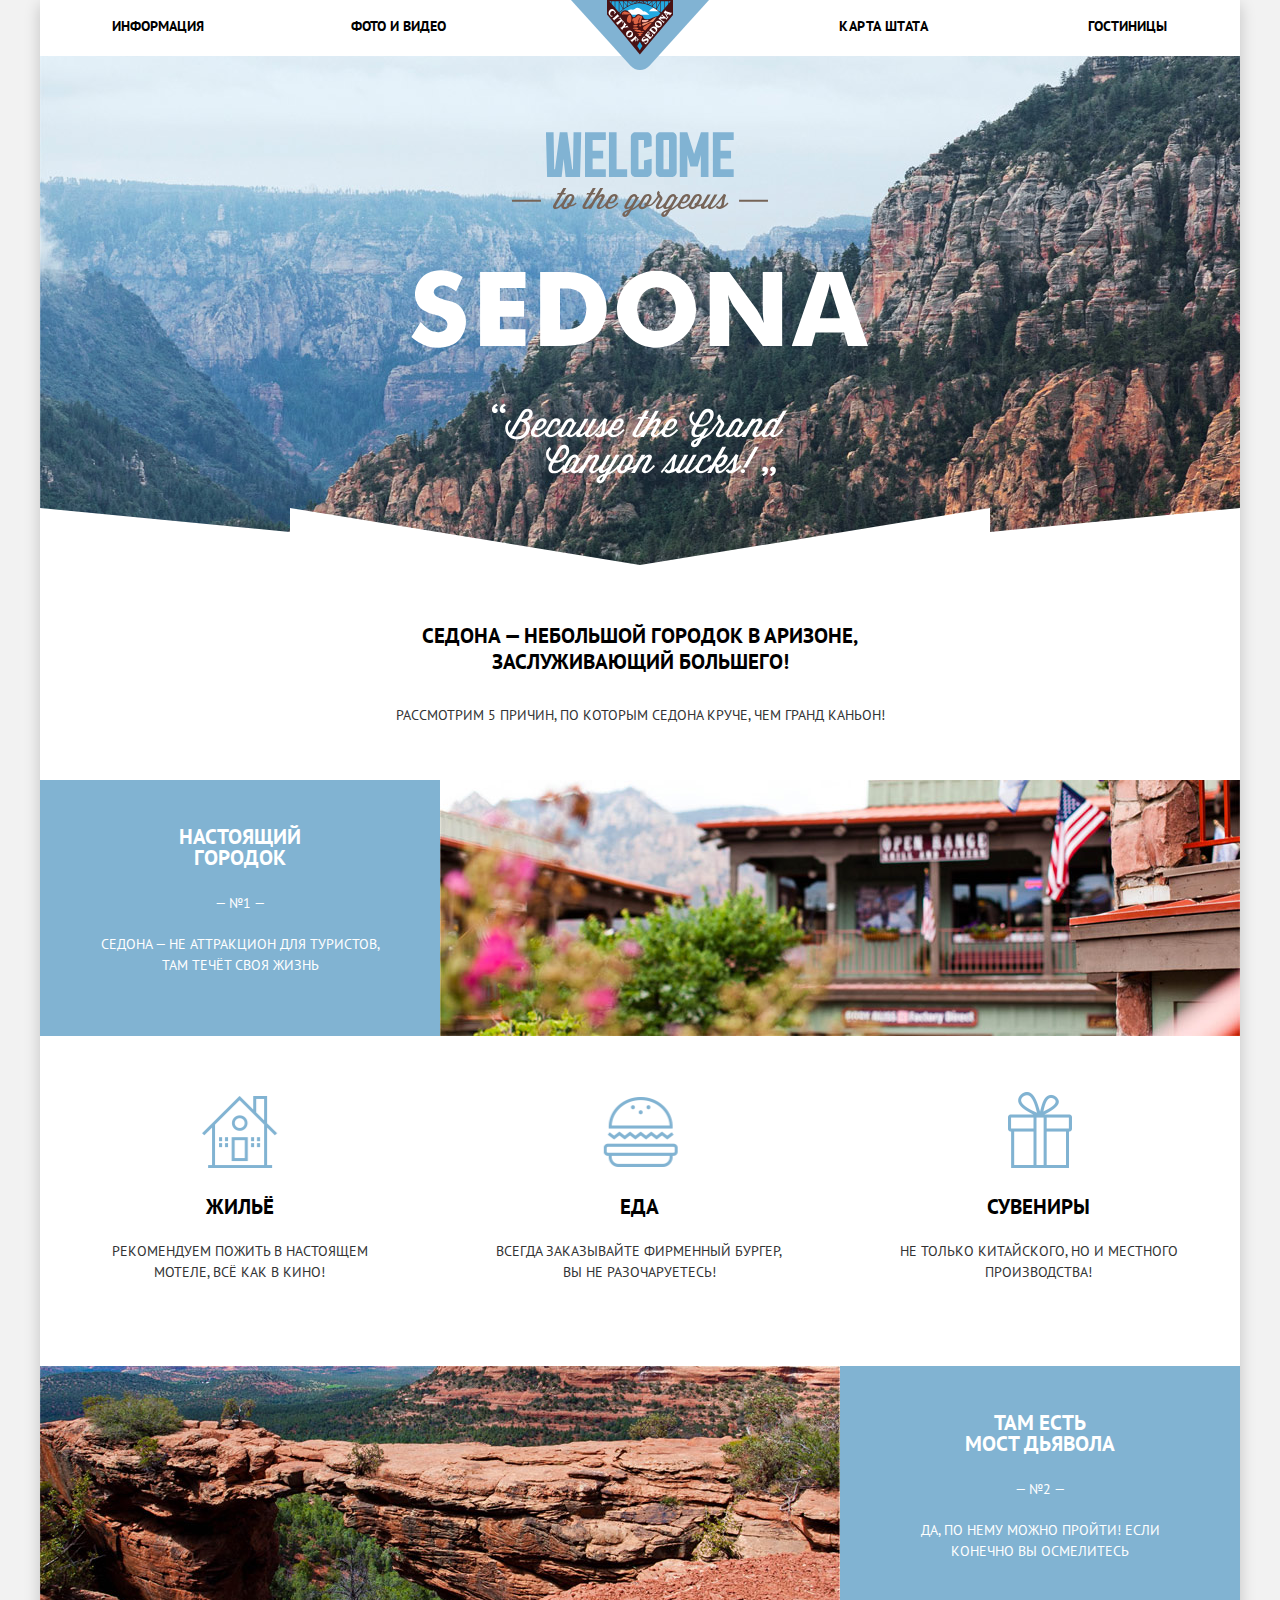
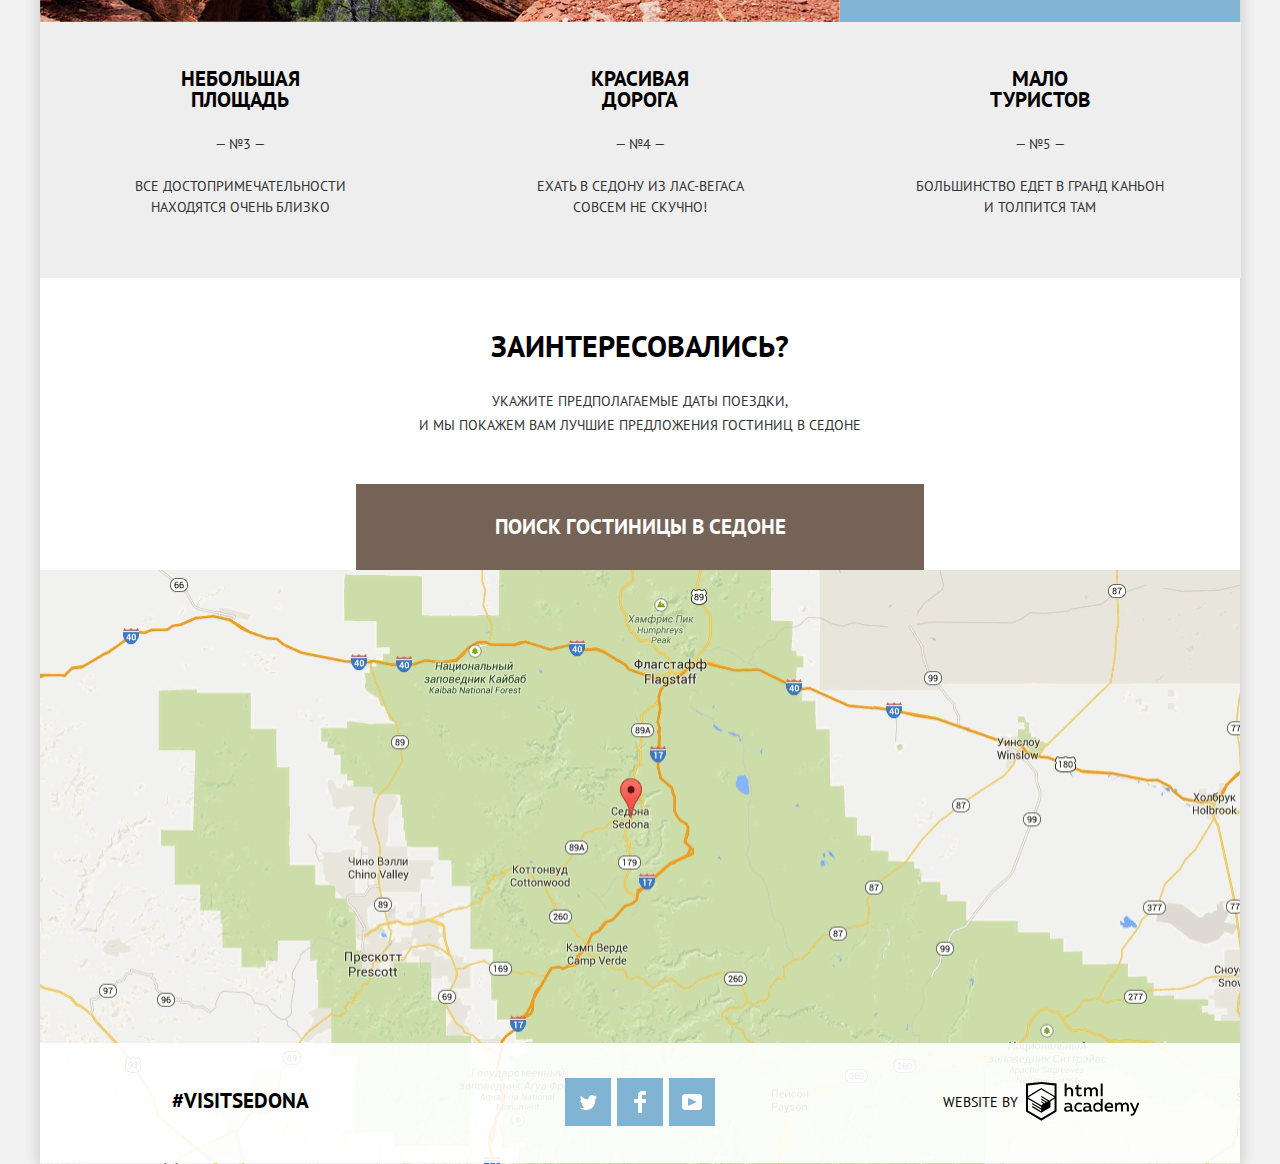
<file: index.html>
<!DOCTYPE html>
<html lang="ru">
	<head>
		<meta charset="utf-8">
		<title>HTML Academy: Седона</title>
		<link href="https://fonts.googleapis.com/css?family=PT+Sans:400,700&amp;subset=cyrillic" rel="stylesheet">
		<link href="css/normalize.min.css" rel="stylesheet">
		<link href="css/style.min.css" rel="stylesheet">
	</head>
	<body>
		<div class="container">
			<header class="page-header">
				<nav>
					<a class="header-logo"><img src="img/logo.svg" width="138" height="70" alt="City of Sedona"></a>
					<ul class="main-navigation">
						<li><a href="#">Информация</a></li>
						<li><a href="#">Фото и видео</a></li>
						<li><a href="#">Карта штата</a></li>
						<li><a href="hotels.html">Гостиницы</a></li>
					</ul>
				</nav>
			</header>

			<main>

				<h1 class="visually-hidden">Городок Седона</h1>

				<section class="intro">
					<h2 class="visually-hidden">Добро пожаловать</h2>
					<img src="img/welcome.svg" width="458" height="352" alt="Welcome to the gorgeous Sedona">
				</section>

				<section class="advantages">
					<h2 class="visually-hidden">Почему стоит сюда приехать</h2>
					<b>Седона — небольшой городок в Аризоне, заслуживающий большего!</b>
					<p>Рассмотрим 5 причин, по которым Седона круче, чем Гранд Каньон!</p>
					<ol class="common-advantages">
						<li class="detailed">
							<div class="description">
								<h3>Настоящий городок</h3>
								<span>— №1 —</span>
								<p>Седона — не аттракцион для туристов, там течёт своя жизнь</p>
							</div>
							<img src="img/town.jpg" width="800" height="256" alt="фото города">
							<ul class="town-advantages">
								<li>
									<h3>Жильё</h3>
									<p>Рекомендуем пожить в настоящем мотеле, всё как в кино!</p>
								</li>
								<li>
									<h3>Еда</h3>
									<p>Всегда заказывайте фирменный бургер, вы не разочаруетесь!</p>
								</li>
								<li>
									<h3>Сувениры</h3>
									<p>Не только китайского, но и местного производства!</p>
								</li>
							</ul>
						</li>
						<li class="detailed">
							<div class="description">
								<h3>Там есть<br> мост дьявола</h3>
								<span>— №2 —</span>
								<p>Да, по нему можно пройти! Если конечно вы осмелитесь</p>
							</div>
							<img src="img/bridge.jpg" width="800" height="256" alt="фото моста">
						</li>
						<li class="not-detailed">
							<h3>Небольшая площадь</h3>
							<span>— №3 —</span>
							<p>Все достопримечательности находятся очень близко</p>
						</li>
						<li class="not-detailed">
							<h3>Красивая дорога</h3>
							<span>— №4 —</span>
							<p>Ехать в Седону из лас-Вегаса совсем не скучно!</p>
						</li>
						<li class="not-detailed">
							<h3>Мало туристов</h3>
							<span>— №5 —</span>
							<p>Большинство едет в Гранд каньон и толпится там</p>
						</li>
					</ol>
				</section>

				<section class="trip-planning">
					<h2>Заинтересовались?</h2>
					<p>Укажите предполагаемые даты поездки,<br> и мы покажем вам лучшие предложения гостиниц в седоне</p>
					<button class="searching-button" type="button" aria-label="Открыть форму поиска гостинниц">Поиск гостиницы в Седоне</button>
					<div class="searching-form">
						<form class="search-for-hotels" action="https://echo.htmlacademy.ru" method="post">
							<div class="entire-width">
								<label for="arrival-date">Дата заезда:</label>
								<div>
									<input class="arrival-date" type="text" name="arrival-date" id="arrival-date" placeholder="24 апреля 2017">
									<button type="button" class="calendar">
										<span class="visually-hidden">выбрать с помощью календаря</span>
										<svg width="21px" height="22px" viewBox="0 0 21 22">
											<path d="M19.251,2.025h-2.845V0.648c0-0.381-0.294-0.689-0.656-0.689c-0.363,0-0.656,0.308-0.656,0.689v1.377h-3.938V0.648c0-0.381-0.294-0.689-0.655-0.689c-0.363,0-0.657,0.308-0.657,0.689v1.377H5.906V0.648c0-0.381-0.294-0.689-0.656-0.689c-0.363,0-0.657,0.308-0.657,0.689v1.377H1.75C0.784,2.025,0,2.847,0,3.862v16.302C0,21.179,0.784,22,1.75,22h17.501C20.217,22,21,21.179,21,20.164V3.862C21,2.847,20.217,2.025,19.251,2.025z M19.688,20.164c0,0.253-0.195,0.459-0.437,0.459H1.75c-0.241,0-0.438-0.206-0.438-0.459V3.862c0-0.253,0.196-0.459,0.438-0.459h2.844v1.378c0,0.381,0.294,0.689,0.657,0.689c0.362,0,0.656-0.308,0.656-0.689V3.403h3.938v1.378c0,0.381,0.294,0.689,0.657,0.689c0.361,0,0.655-0.308,0.655-0.689V3.403h3.938v1.378c0,0.381,0.293,0.689,0.656,0.689c0.362,0,0.656-0.308,0.656-0.689V3.403h2.845c0.241,0,0.437,0.206,0.437,0.459V20.164z"/>
											<rect x="4.594" y="8.225" width="2.625" height="2.066"/>
											<rect x="4.594" y="11.668" width="2.625" height="2.067"/>
											<rect x="4.594" y="15.112" width="2.625" height="2.066"/>
											<rect x="9.188" y="15.112" width="2.625" height="2.066"/>
											<rect x="9.188" y="11.668" width="2.625" height="2.067"/>
											<rect x="9.188" y="8.225" width="2.625" height="2.066"/>
											<rect x="13.781" y="15.112" width="2.625" height="2.066"/>
											<rect x="13.781" y="11.668" width="2.625" height="2.067"/>
											<rect x="13.781" y="8.225" width="2.625" height="2.066"/>
										</svg>
									</button>
								</div>
							</div>
							<div class="entire-width">
								<label for="departure-date">Дата выезда:</label>
								<div>
									<input class="departure-date" type="text" name="departure-date" id="departure-date" placeholder="4 июля 2017">
									<button type="button" class="calendar">
										<span class="visually-hidden">выбрать с помощью календаря</span>
										<svg width="21px" height="22px" viewBox="0 0 21 22">
											<path d="M19.251,2.025h-2.845V0.648c0-0.381-0.294-0.689-0.656-0.689c-0.363,0-0.656,0.308-0.656,0.689v1.377h-3.938V0.648c0-0.381-0.294-0.689-0.655-0.689c-0.363,0-0.657,0.308-0.657,0.689v1.377H5.906V0.648c0-0.381-0.294-0.689-0.656-0.689c-0.363,0-0.657,0.308-0.657,0.689v1.377H1.75C0.784,2.025,0,2.847,0,3.862v16.302C0,21.179,0.784,22,1.75,22h17.501C20.217,22,21,21.179,21,20.164V3.862C21,2.847,20.217,2.025,19.251,2.025z M19.688,20.164c0,0.253-0.195,0.459-0.437,0.459H1.75c-0.241,0-0.438-0.206-0.438-0.459V3.862c0-0.253,0.196-0.459,0.438-0.459h2.844v1.378c0,0.381,0.294,0.689,0.657,0.689c0.362,0,0.656-0.308,0.656-0.689V3.403h3.938v1.378c0,0.381,0.294,0.689,0.657,0.689c0.361,0,0.655-0.308,0.655-0.689V3.403h3.938v1.378c0,0.381,0.293,0.689,0.656,0.689c0.362,0,0.656-0.308,0.656-0.689V3.403h2.845c0.241,0,0.437,0.206,0.437,0.459V20.164z"/>
											<rect x="4.594" y="8.225" width="2.625" height="2.066"/>
											<rect x="4.594" y="11.668" width="2.625" height="2.067"/>
											<rect x="4.594" y="15.112" width="2.625" height="2.066"/>
											<rect x="9.188" y="15.112" width="2.625" height="2.066"/>
											<rect x="9.188" y="11.668" width="2.625" height="2.067"/>
											<rect x="9.188" y="8.225" width="2.625" height="2.066"/>
											<rect x="13.781" y="15.112" width="2.625" height="2.066"/>
											<rect x="13.781" y="11.668" width="2.625" height="2.067"/>
											<rect x="13.781" y="8.225" width="2.625" height="2.066"/>
										</svg>
									</button>
								</div>
							</div>
							<div class="children-and-adults">
								<div class="half-width">
									<label for="adults-quantity">Взрослые:</label>
									<div class="input-for-number">
										<button type="button" class="symbol">
											<span class="visually-hidden">меньше</span>
											<svg xmlns="http://www.w3.org/2000/svg" width="11px" height="11px" viewBox="0 0 12 12">
												<line x1="0" y1="6" x2="12" y2="6" stroke-width="3"/>
											</svg>
										</button>
										<input class="adults-quantity" type="text" name="adults-number" id="adults-quantity" placeholder="2">
										<button type="button" class="symbol plus">
											<span class="visually-hidden">больше</span>
											<svg xmlns="http://www.w3.org/2000/svg" width="11px" height="11px" viewBox="0 0 12 12">
												<line x1="0" y1="6" x2="12" y2="6" stroke-width="3"/>
												<line x1="6" y1="0" x2="6" y2="12" stroke-width="3"/>
											</svg>
										</button>
									</div>
								</div>
								<div class="half-width">
									<label for="children-quantity">Дети:</label>
									<div class="input-for-number">
										<button type="button" class="symbol">
											<span class="visually-hidden">меньше</span>
											<svg xmlns="http://www.w3.org/2000/svg" width="11px" height="11px" viewBox="0 0 12 12">
												<line x1="0" y1="6" x2="12" y2="6" stroke-width="3"/>
											</svg>
										</button>
										<input class="children-quantity" type="text" name="children-number" id="children-quantity" placeholder="0">
										<button type="button" class="symbol plus">
											<span class="visually-hidden">больше</span>
											<svg xmlns="http://www.w3.org/2000/svg" width="11px" height="11px" viewBox="0 0 12 12">
												<line x1="0" y1="6" x2="12" y2="6" stroke-width="3"/>
												<line x1="6" y1="0" x2="6" y2="12" stroke-width="3"/>
											</svg>
										</button>
									</div>
								</div>
							</div>
							<button type="submit">Найти</button>
						</form>
					</div>
					<section class="map-section">
						<iframe src="https://www.google.com/maps/embed?pb=!1m18!1m12!1m3!1d351749.1538463039!2d-111.79233720952868!3d35.00822328852527!2m3!1f0!2f0!3f0!3m2!1i1024!2i768!4f13.1!3m3!1m2!1s0x872da132f942b00d%3A0x5548c523fa6c8efd!2z0KHQtdC00L7QvdCwLCDQkNGA0LjQt9C-0L3QsCA4NjMzNiwg0KHQqNCQ!5e0!3m2!1sru!2sru!4v1536904141893" width="1200" height="593" allowfullscreen></iframe>
						<img src="img/map.png" class="map" width="1200" height="593" alt="Седона находится в штате Аризона">
					</section>
				</section>

			</main>

			<footer class="page-footer">
				<div class="small-phrase">
					<p><b>#visitsedona</b></p>
				</div>
				<div class="footer-social">
					<ul>
						<li>
							<a href="#" class="social-btn tw">
								<span class="visually-hidden">Twitter</span>
								<svg width="17px" height="15px">
									<path fill="#FFFFFF" d="M10.95,0.144c1.685-0.496,2.984,0.27,3.577,1.179c0.673-0.231,1.331-0.481,2.011-0.708
									c-0.004,0.861-0.522,1.513-0.857,1.768c0.685,0.17,1.304-0.491,1.304-0.491c-0.169,1-1.006,1.788-1.563,2.024
									c-0.231,6.75-3.175,11.217-10.077,11.082c-0.522,0,0.075,0-0.446,0c-0.41,0-4.164-0.46-4.898-1.887
									c2.271,0.196,3.893-0.422,4.693-1.177c-0.96-0.3-2.679-0.477-2.979-2.95C2.064,9.09,2.279,9.212,2.905,9.103
									C1.705,8.247,0.374,7.53,0.448,5.33c0.285,0.328,1.067,0.536,1.34,0.472c-0.703-0.241-1.97-3.36-0.894-4.952
									c1.818,1.854,3.735,3.606,7.152,3.773C8.254,2.33,9.183,0.793,10.95,0.144z"/>
								</svg>
							</a>
						</li>
						<li>
							<a href="#" class="social-btn fb">
								<span class="visually-hidden">Facebook</span>
								<svg width="12px" height="22px">
									<path fill="#FFFFFF" d="M12,4V0H8C5.791,0,4,1.791,4,4v4H0v4h4v10h4V12h4V8H8V4H12z"/>
								</svg>
							</a>
						</li>
						<li>
							<a href="#" class="social-btn yt">
								<span class="visually-hidden">Youtube</span>
								<svg width="20px" height="16px">
									<path fill="#FFFFFF" d="M17,0H3C1.35,0,0,1.35,0,3v10c0,1.65,1.35,3,3,3h14c1.65,0,3-1.35,3-3V3C20,1.35,18.65,0,17,0z
									 M6.027,11.998V4.002L15.014,8L6.027,11.998z"/>
								</svg>
							</a>
						</li>
					</ul>
				</div>
				<div class="copyright">
					<p>website by 
						<a href="https://htmlacademy.ru/intensive/htmlcss" class="HTMLacademy">
							<svg id="Layer_1" data-name="Layer 1" xmlns="http://www.w3.org/2000/svg" viewBox="0 0 113 41"><title>logo_name</title><path d="M401.93,351.51a2.07,2.07,0,0,0,.58-0.11v1.4a3.41,3.41,0,0,1-1.24.22,1.75,1.75,0,0,1-1.75-1,5.08,5.08,0,0,1-3.3,1.13c-1.59,0-3.06-.87-3.06-2.68,0-2.24,2.08-2.93,3.9-2.93a11.63,11.63,0,0,1,2.28.26v-0.31c0-1.09-.8-1.86-2.3-1.86a7.79,7.79,0,0,0-3.15.67v-1.79a10.72,10.72,0,0,1,3.35-.58c2.48,0,4,1.18,4,3.83v3.14A0.57,0.57,0,0,0,401.93,351.51Zm-6.76-1.19a1.42,1.42,0,0,0,1.64,1.29,3.56,3.56,0,0,0,2.53-1V349.1a10.21,10.21,0,0,0-1.9-.22C396.34,348.89,395.17,349.23,395.17,350.33Z" transform="translate(-355.09 -323.29)"/><path d="M408.15,343.91a5.29,5.29,0,0,1,2.7.67v1.79a4.28,4.28,0,0,0-2.42-.73,2.89,2.89,0,1,0,0,5.76,5.26,5.26,0,0,0,2.55-.67v1.8a6.58,6.58,0,0,1-2.9.6,4.42,4.42,0,0,1-4.72-4.54A4.54,4.54,0,0,1,408.15,343.91Z" transform="translate(-355.09 -323.29)"/><path d="M420.93,351.51a2.07,2.07,0,0,0,.58-0.11v1.4a3.41,3.41,0,0,1-1.24.22,1.75,1.75,0,0,1-1.75-1,5.08,5.08,0,0,1-3.3,1.13c-1.59,0-3.06-.87-3.06-2.68,0-2.24,2.08-2.93,3.9-2.93a11.63,11.63,0,0,1,2.28.26v-0.31c0-1.09-.8-1.86-2.3-1.86a7.79,7.79,0,0,0-3.15.67v-1.79a10.72,10.72,0,0,1,3.35-.58c2.48,0,4,1.18,4,3.83v3.14A0.57,0.57,0,0,0,420.93,351.51Zm-6.76-1.19a1.42,1.42,0,0,0,1.64,1.29,3.56,3.56,0,0,0,2.53-1V349.1a10.21,10.21,0,0,0-1.9-.22C415.33,348.89,414.17,349.23,414.17,350.33Z" transform="translate(-355.09 -323.29)"/><path d="M431.76,340.14V352.9H430v-1.39a4.07,4.07,0,0,1-3.35,1.62,4.62,4.62,0,0,1,0-9.22,4,4,0,0,1,3.15,1.37v-5.14h2ZM427,345.62a2.9,2.9,0,0,0,0,5.8,3,3,0,0,0,2.79-1.84v-2.13A3.06,3.06,0,0,0,427,345.62Z" transform="translate(-355.09 -323.29)"/><path d="M438.08,343.91c3.48,0,4.68,2.81,4.12,5.34h-6.58c0.22,1.57,1.75,2.22,3.35,2.22a6.41,6.41,0,0,0,2.77-.62v1.68a7.5,7.5,0,0,1-3.14.6c-2.68,0-5-1.53-5-4.61A4.39,4.39,0,0,1,438.08,343.91Zm0.09,1.62a2.39,2.39,0,0,0-2.57,2.26h4.85A2.06,2.06,0,0,0,438.17,345.53Z" transform="translate(-355.09 -323.29)"/><path d="M444.19,352.9v-8.75h1.73v1.09a4,4,0,0,1,2.92-1.33,3,3,0,0,1,2.73,1.4,4.33,4.33,0,0,1,3.06-1.4,3.21,3.21,0,0,1,3.32,3.52v5.47h-2v-5.41a1.67,1.67,0,0,0-1.73-1.84,2.94,2.94,0,0,0-2.17,1.18c0,0.2,0,.4,0,0.6v5.47h-2v-5.41a1.67,1.67,0,0,0-1.73-1.84,3.11,3.11,0,0,0-2.32,1.35v5.91h-2Z" transform="translate(-355.09 -323.29)"/><path d="M466.56,344.15h2l-4.1,9.93c-0.95,2.28-2.19,3-3.52,3a5,5,0,0,1-1.15-.15v-1.66a3,3,0,0,0,.89.13c0.95,0,1.66-.67,2.17-2l0.18-.44-4.16-8.82H461l3,6.6Z" transform="translate(-355.09 -323.29)"/><path d="M395.75,324.82v5a4,4,0,0,1,2.83-1.2,3.41,3.41,0,0,1,3.61,3.57v5.41h-2v-5.16a1.9,1.9,0,0,0-2-2.1,3.08,3.08,0,0,0-2.44,1.46v5.8h-2V324.82h2Z" transform="translate(-355.09 -323.29)"/><path d="M407.52,325.71v3.12h3.17v1.71h-3.17v4c0,1.15.53,1.53,1.66,1.53a4.71,4.71,0,0,0,1.77-.35v1.68a7.14,7.14,0,0,1-2.35.38,2.68,2.68,0,0,1-3-2.88v-4.38H404v-1.71h1.57v-2.64Z" transform="translate(-355.09 -323.29)"/><path d="M413.19,337.58v-8.75h1.73v1.09a4,4,0,0,1,2.92-1.33,3,3,0,0,1,2.73,1.4,4.33,4.33,0,0,1,3.06-1.4,3.21,3.21,0,0,1,3.32,3.52v5.47h-2v-5.41a1.67,1.67,0,0,0-1.73-1.84,2.94,2.94,0,0,0-2.17,1.18c0,0.2,0,.4,0,0.6v5.47h-2v-5.41a1.67,1.67,0,0,0-1.73-1.84,3.11,3.11,0,0,0-2.32,1.35v5.91h-2Z" transform="translate(-355.09 -323.29)"/><rect x="74.72" y="1.52" width="1.95" height="12.76"/><path d="M370.53,323.31l-0.16,0-15.28,1.6v28L370.37,362l15.28-9.09v-28Zm13.12,28.45-13.28,7.9-13.28-7.9V340.28l13.22,7.87,0,1.43-9.07-5.4v1.38l9.11,5.47,0,1.46-9.1-5.42v1.38l9.11,5.47h0l9.19-5.5v-1.39h0v-4.52l4.1-2.45v11.67Zm0-13.16L380,340.74h0l-1.68,1-8-4.76v1.38l6.84,4.07-0.06,0-0.15.09-1,.57-5.64-3.36v1.38l4.45,2.65-1.05.7,0,0-3.36-2v1.38l2.21,1.3-2.25,1.35-13.16-7.82,13.17-7.92h0Zm0-1.39-13.35-7.87h0l-13.2,7.86v-10.5l13.28-1.39,13.28,1.39v10.51Z" transform="translate(-355.09 -323.29)"/></svg>
							<span class="visually-hidden">HTMLacademy</span>
						</a>
					</p>
				</div>
			</footer>
		</div>
		<script src="js/form.min.js"></script>
	</body>
</html>
</file>
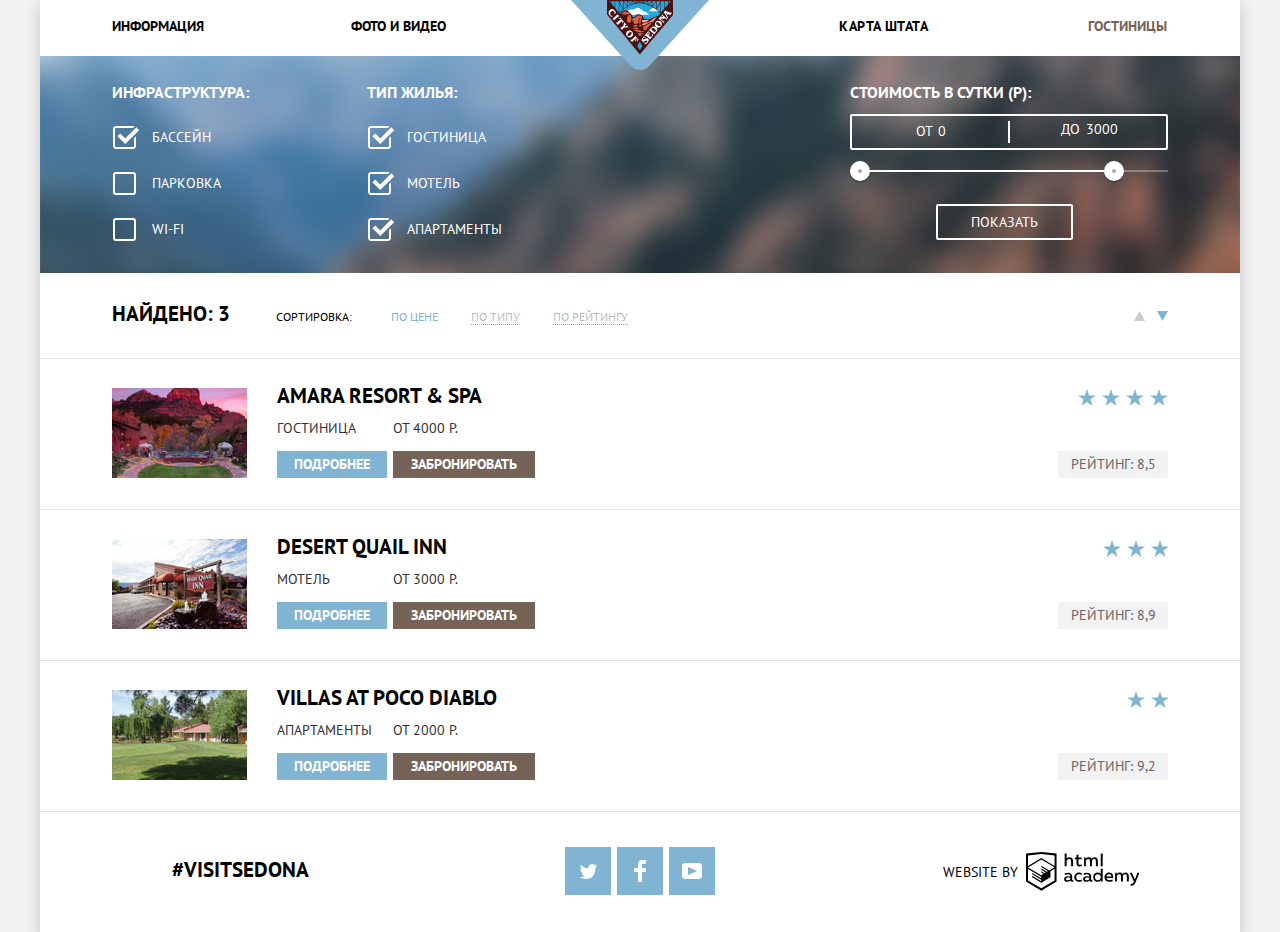
<file: hotels.html>
<!DOCTYPE html>
<html lang="ru">
	<head>
		<meta charset="utf-8">
		<title>HTML Academy: Седона</title>
		<link href="https://fonts.googleapis.com/css?family=PT+Sans:400,700&amp;subset=cyrillic" rel="stylesheet">
		<link href="css/normalize.min.css" rel="stylesheet">
		<link href="css/style.min.css" rel="stylesheet">
	</head>
	<body>
		<div class="container">
			<header class="page-header">
				<nav>
					<a href="index.html" aria-label="Главная страница" class="header-logo"><img src="img/logo.svg" width="138" height="70" alt="City of Sedona"></a>
					<ul class="main-navigation">
						<li><a href="#">Информация</a></li>
						<li><a href="#">Фото и видео</a></li>
						<li><a href="#">Карта штата</a></li>
						<li><a class="cite-navigation-current">Гостиницы</a></li>
					</ul>
				</nav>
			</header>

			<main>

				<h1 class="visually-hidden">Поиск отелей</h1>

				<section class="filter">
					<h2 class="visually-hidden">Фильтр поиска</h2>
					<form class="filters" action="https://echo.htmlacademy.ru" method="get">
						<div class="left-part">
							<div>
								<fieldset>
									<legend>Инфраструктура:</legend>
									<ul class="filter-checkboxes">
										<li>
											<label class="filter-checkbox">
												<input class="visually-hidden" type="checkbox" name="pool" checked>
												<svg version="1.1" xmlns="http://www.w3.org/2000/svg" xmlns:xlink="http://www.w3.org/1999/xlink" x="0px" y="0px" width="27px" height="23px" viewBox="0 0 27 23" enable-background="new 0 0 27 23" xml:space="preserve">
													<g></g>
													<g>
														<g>
															<polygon points="7.285,7.486 4.456,10.315 12.239,18.098 26.171,4.166 23.343,1.337 12.239,12.439 		"/>
															<path d="M21,20c0,0.542-0.458,1-1,1H3c-0.542,0-1-0.458-1-1V3c0-0.542,0.458-1,1-1h16.908l1.585-1.585C21.051,0.158,20.545,0,20,0
																H3C1.35,0,0,1.35,0,3v17c0,1.65,1.35,3,3,3h17c1.65,0,3-1.35,3-3v-9.829l-2,2V20z"/>
														</g>
													</g>
												</svg>
												<span class="checkbox-indicator"></span>
												Бассейн
											</label>
										</li>
										<li>
											<label class="filter-checkbox">
												<input class="visually-hidden" type="checkbox" name="parking">
												<svg version="1.1" xmlns="http://www.w3.org/2000/svg" xmlns:xlink="http://www.w3.org/1999/xlink" x="0px" y="0px" width="27px" height="23px" viewBox="0 0 27 23" enable-background="new 0 0 27 23" xml:space="preserve">
													<g></g>
													<g>
														<g>
															<polygon points="7.285,7.486 4.456,10.315 12.239,18.098 26.171,4.166 23.343,1.337 12.239,12.439 		"/>
															<path d="M21,20c0,0.542-0.458,1-1,1H3c-0.542,0-1-0.458-1-1V3c0-0.542,0.458-1,1-1h16.908l1.585-1.585C21.051,0.158,20.545,0,20,0
																H3C1.35,0,0,1.35,0,3v17c0,1.65,1.35,3,3,3h17c1.65,0,3-1.35,3-3v-9.829l-2,2V20z"/>
														</g>
													</g>
												</svg>
												<span class="checkbox-indicator"></span>
												Парковка
											</label>
										</li>
										<li>
											<label class="filter-checkbox">
												<input class="visually-hidden" type="checkbox" name="wifi">
												<svg version="1.1" xmlns="http://www.w3.org/2000/svg" xmlns:xlink="http://www.w3.org/1999/xlink" x="0px" y="0px" width="27px" height="23px" viewBox="0 0 27 23" enable-background="new 0 0 27 23" xml:space="preserve">
													<g></g>
													<g>
														<g>
															<polygon points="7.285,7.486 4.456,10.315 12.239,18.098 26.171,4.166 23.343,1.337 12.239,12.439 		"/>
															<path d="M21,20c0,0.542-0.458,1-1,1H3c-0.542,0-1-0.458-1-1V3c0-0.542,0.458-1,1-1h16.908l1.585-1.585C21.051,0.158,20.545,0,20,0
																H3C1.35,0,0,1.35,0,3v17c0,1.65,1.35,3,3,3h17c1.65,0,3-1.35,3-3v-9.829l-2,2V20z"/>
														</g>
													</g>
												</svg>
												<span class="checkbox-indicator"></span>
												Wi-Fi
											</label>
										</li>
									</ul>
								</fieldset>
							</div>
							<div>
								<fieldset>
									<legend>Тип жилья:</legend>
									<ul class="filter-checkboxes">
										<li>
											<label class="filter-checkbox">
												<input class="visually-hidden" type="checkbox" name="hostel" checked>
												<svg version="1.1" xmlns="http://www.w3.org/2000/svg" xmlns:xlink="http://www.w3.org/1999/xlink" x="0px" y="0px" width="27px" height="23px" viewBox="0 0 27 23" enable-background="new 0 0 27 23" xml:space="preserve">
													<g></g>
													<g>
														<g>
															<polygon points="7.285,7.486 4.456,10.315 12.239,18.098 26.171,4.166 23.343,1.337 12.239,12.439 		"/>
															<path d="M21,20c0,0.542-0.458,1-1,1H3c-0.542,0-1-0.458-1-1V3c0-0.542,0.458-1,1-1h16.908l1.585-1.585C21.051,0.158,20.545,0,20,0
																H3C1.35,0,0,1.35,0,3v17c0,1.65,1.35,3,3,3h17c1.65,0,3-1.35,3-3v-9.829l-2,2V20z"/>
														</g>
													</g>
												</svg>
												<span class="checkbox-indicator"></span>
												Гостиница
											</label>
										</li>
										<li>
											<label class="filter-checkbox">
												<input class="visually-hidden" type="checkbox" name="motel" checked>
												<svg version="1.1" xmlns="http://www.w3.org/2000/svg" xmlns:xlink="http://www.w3.org/1999/xlink" x="0px" y="0px" width="27px" height="23px" viewBox="0 0 27 23" enable-background="new 0 0 27 23" xml:space="preserve">
													<g></g>
													<g>
														<g>
															<polygon points="7.285,7.486 4.456,10.315 12.239,18.098 26.171,4.166 23.343,1.337 12.239,12.439 		"/>
															<path d="M21,20c0,0.542-0.458,1-1,1H3c-0.542,0-1-0.458-1-1V3c0-0.542,0.458-1,1-1h16.908l1.585-1.585C21.051,0.158,20.545,0,20,0
																H3C1.35,0,0,1.35,0,3v17c0,1.65,1.35,3,3,3h17c1.65,0,3-1.35,3-3v-9.829l-2,2V20z"/>
														</g>
													</g>
												</svg>
												<span class="checkbox-indicator"></span>
												Мотель
											</label>
										</li>
										<li>
											<label class="filter-checkbox">
												<input class="visually-hidden" type="checkbox" name="apartments" checked>
												<svg version="1.1" xmlns="http://www.w3.org/2000/svg" xmlns:xlink="http://www.w3.org/1999/xlink" x="0px" y="0px" width="27px" height="23px" viewBox="0 0 27 23" enable-background="new 0 0 27 23" xml:space="preserve">
													<g></g>
													<g>
														<g>
															<polygon points="7.285,7.486 4.456,10.315 12.239,18.098 26.171,4.166 23.343,1.337 12.239,12.439 		"/>
															<path d="M21,20c0,0.542-0.458,1-1,1H3c-0.542,0-1-0.458-1-1V3c0-0.542,0.458-1,1-1h16.908l1.585-1.585C21.051,0.158,20.545,0,20,0
																H3C1.35,0,0,1.35,0,3v17c0,1.65,1.35,3,3,3h17c1.65,0,3-1.35,3-3v-9.829l-2,2V20z"/>
														</g>
													</g>
												</svg>
												<span class="checkbox-indicator"></span>
												Апартаменты
											</label>
										</li>
									</ul>
								</fieldset>
							</div>
						</div>
						<div class="right-part">
							<div class="filter-range-title">Стоимость в сутки (р):</div>
							<div class="price-controls">
								<label class="min-price">от <input type="text" name="min-price" value="0"></label>
								<label class="max-price">до <input type="text" name="max-price" value="3000"></label>
							</div>
							<div class="range-controls">
								<div class="scale">
									<div class="bar"></div>
								</div>
								<div class="range-toggle range-toggle-min"></div>
								<div class="range-toggle range-toggle-max"></div>
							</div>
							<button class="btn-transparent" type="submit">Показать</button>
						</div>
					</form>
				</section>

				<section class="searching-results">
					<div class="results-preview">
						<h2 class="visually-hidden">Результаты поиска</h2>
						<strong>Найдено: 3</strong>
						<p>Сортировка:</p>
						<ul class="sorting">
							<li><a href="#" class="sorting-current">По цене</a></li>
							<li><a href="#">По типу</a></li>
							<li><a href="#">По рейтингу</a></li>
						</ul>
						<ul class="arrows">
							<li>
								<a href="#" aria-label="Сортировка по возрастанию">
									<svg width="11px" height="10px">
										<polygon points="5.5,0 0,10 11,10 "/>
									</svg>
								</a>
							</li>
							<li>
								<a href="#" aria-label="Сортировка по убыванию">
									<svg width="11px" height="10px" class="arrows-current">
										<polyline points="5.5,10 0,0 11,0 "/>
									</svg>
								</a>
							</li>
						</ul>
					</div>
					<ul class="hotels">
						<li class="amara-hotel">
							<img src="img/hotel-amara.jpg" width="135" height="90" alt="Amara Resort & SPA">
							<div class="hotel-about">
								<h3 class="hotel-name"><a href="#">Amara Resort & SPA</a></h3>
								<div class="info">
									<span>Гостиница</span>
									<span>От 4000 Р.</span>
								</div>
								<div class="bottom-string">
									<span class="details"><a href="#">Подробнее</a></span>
									<span class="reservation"><a href="#">Забронировать</a></span>
									<div class="stars-rating">
										<p class="stars-4">
											<span class="visually-hidden">4 звезды</span>
										</p>
										<p class="rating">Рейтинг: 8,5</p>
									</div>
								</div>
							</div>
						</li>
						<li class="desert-hotel">
							<img src="img/hotel-desert.jpg" width="135" height="90" alt="Desert Quail INN">
							<div class="hotel-about">
								<h3 class="hotel-name"><a href="#">Desert Quail INN</a></h3>
								<div class="info">
									<span>Мотель</span>
									<span>От 3000 Р.</span>
								</div>
								<div class="bottom-string">
									<span class="details"><a href="#">Подробнее</a></span>
									<span class="reservation"><a href="#">Забронировать</a></span>
									<div class="stars-rating">
										<p class="stars-3">
											<span class="visually-hidden">3 звезды</span>
										</p>
										<p class="rating">Рейтинг: 8,9</p>
									</div>
								</div>
							</div>
						</li>
						<li class="villas-hotel">
							<img src="img/hotel-villas.jpg" width="135" height="90" alt="Villas at Poco Diablo">
							<div class="hotel-about">
								<h3 class="hotel-name"><a href="#">Villas at Poco Diablo</a></h3>
								<div class="info">
									<span>Апартаменты</span>
									<span>От 2000 Р.</span>
								</div>
								<div class="bottom-string">
									<span class="details"><a href="#">Подробнее</a></span>
									<span class="reservation"><a href="#">Забронировать</a></span>
									<div class="stars-rating">
										<p class="stars-2">
											<span class="visually-hidden">2 звезды</span>
										</p>
										<p class="rating">Рейтинг: 9,2</p>
									</div>
								</div>
							</div>
						</li>
					</ul>
				</section>

			</main>

			<footer class="inner-page-footer">
				<div class="small-phrase">
					<p><b>#visitsedona</b></p>
				</div>
				<div class="footer-social">
					<ul>
						<li>
							<a href="#" class="social-btn tw">
								<span class="visually-hidden">Twitter</span>
								<svg width="17px" height="15px">
									<path fill="#FFFFFF" d="M10.95,0.144c1.685-0.496,2.984,0.27,3.577,1.179c0.673-0.231,1.331-0.481,2.011-0.708
									c-0.004,0.861-0.522,1.513-0.857,1.768c0.685,0.17,1.304-0.491,1.304-0.491c-0.169,1-1.006,1.788-1.563,2.024
									c-0.231,6.75-3.175,11.217-10.077,11.082c-0.522,0,0.075,0-0.446,0c-0.41,0-4.164-0.46-4.898-1.887
									c2.271,0.196,3.893-0.422,4.693-1.177c-0.96-0.3-2.679-0.477-2.979-2.95C2.064,9.09,2.279,9.212,2.905,9.103
									C1.705,8.247,0.374,7.53,0.448,5.33c0.285,0.328,1.067,0.536,1.34,0.472c-0.703-0.241-1.97-3.36-0.894-4.952
									c1.818,1.854,3.735,3.606,7.152,3.773C8.254,2.33,9.183,0.793,10.95,0.144z"/>
								</svg>
							</a>
						</li>
						<li>
							<a href="#" class="social-btn fb">
								<span class="visually-hidden">Facebook</span>
								<svg width="12px" height="22px">
									<path fill="#FFFFFF" d="M12,4V0H8C5.791,0,4,1.791,4,4v4H0v4h4v10h4V12h4V8H8V4H12z"/>
								</svg>
							</a>
						</li>
						<li>
							<a href="#" class="social-btn yt">
								<span class="visually-hidden">Youtube</span>
								<svg width="20px" height="16px">
									<path fill="#FFFFFF" d="M17,0H3C1.35,0,0,1.35,0,3v10c0,1.65,1.35,3,3,3h14c1.65,0,3-1.35,3-3V3C20,1.35,18.65,0,17,0z
									 M6.027,11.998V4.002L15.014,8L6.027,11.998z"/>
								</svg>
							</a>
						</li>
					</ul>
				</div>
				<div class="copyright">
					<p>website by 
						<a href="https://htmlacademy.ru/intensive/htmlcss" class="HTMLacademy">
							<svg id="Layer_1" data-name="Layer 1" xmlns="http://www.w3.org/2000/svg" viewBox="0 0 113 39"><title>logo_name</title><path d="M401.93,351.51a2.07,2.07,0,0,0,.58-0.11v1.4a3.41,3.41,0,0,1-1.24.22,1.75,1.75,0,0,1-1.75-1,5.08,5.08,0,0,1-3.3,1.13c-1.59,0-3.06-.87-3.06-2.68,0-2.24,2.08-2.93,3.9-2.93a11.63,11.63,0,0,1,2.28.26v-0.31c0-1.09-.8-1.86-2.3-1.86a7.79,7.79,0,0,0-3.15.67v-1.79a10.72,10.72,0,0,1,3.35-.58c2.48,0,4,1.18,4,3.83v3.14A0.57,0.57,0,0,0,401.93,351.51Zm-6.76-1.19a1.42,1.42,0,0,0,1.64,1.29,3.56,3.56,0,0,0,2.53-1V349.1a10.21,10.21,0,0,0-1.9-.22C396.34,348.89,395.17,349.23,395.17,350.33Z" transform="translate(-355.09 -323.29)"/><path d="M408.15,343.91a5.29,5.29,0,0,1,2.7.67v1.79a4.28,4.28,0,0,0-2.42-.73,2.89,2.89,0,1,0,0,5.76,5.26,5.26,0,0,0,2.55-.67v1.8a6.58,6.58,0,0,1-2.9.6,4.42,4.42,0,0,1-4.72-4.54A4.54,4.54,0,0,1,408.15,343.91Z" transform="translate(-355.09 -323.29)"/><path d="M420.93,351.51a2.07,2.07,0,0,0,.58-0.11v1.4a3.41,3.41,0,0,1-1.24.22,1.75,1.75,0,0,1-1.75-1,5.08,5.08,0,0,1-3.3,1.13c-1.59,0-3.06-.87-3.06-2.68,0-2.24,2.08-2.93,3.9-2.93a11.63,11.63,0,0,1,2.28.26v-0.31c0-1.09-.8-1.86-2.3-1.86a7.79,7.79,0,0,0-3.15.67v-1.79a10.72,10.72,0,0,1,3.35-.58c2.48,0,4,1.18,4,3.83v3.14A0.57,0.57,0,0,0,420.93,351.51Zm-6.76-1.19a1.42,1.42,0,0,0,1.64,1.29,3.56,3.56,0,0,0,2.53-1V349.1a10.21,10.21,0,0,0-1.9-.22C415.33,348.89,414.17,349.23,414.17,350.33Z" transform="translate(-355.09 -323.29)"/><path d="M431.76,340.14V352.9H430v-1.39a4.07,4.07,0,0,1-3.35,1.62,4.62,4.62,0,0,1,0-9.22,4,4,0,0,1,3.15,1.37v-5.14h2ZM427,345.62a2.9,2.9,0,0,0,0,5.8,3,3,0,0,0,2.79-1.84v-2.13A3.06,3.06,0,0,0,427,345.62Z" transform="translate(-355.09 -323.29)"/><path d="M438.08,343.91c3.48,0,4.68,2.81,4.12,5.34h-6.58c0.22,1.57,1.75,2.22,3.35,2.22a6.41,6.41,0,0,0,2.77-.62v1.68a7.5,7.5,0,0,1-3.14.6c-2.68,0-5-1.53-5-4.61A4.39,4.39,0,0,1,438.08,343.91Zm0.09,1.62a2.39,2.39,0,0,0-2.57,2.26h4.85A2.06,2.06,0,0,0,438.17,345.53Z" transform="translate(-355.09 -323.29)"/><path d="M444.19,352.9v-8.75h1.73v1.09a4,4,0,0,1,2.92-1.33,3,3,0,0,1,2.73,1.4,4.33,4.33,0,0,1,3.06-1.4,3.21,3.21,0,0,1,3.32,3.52v5.47h-2v-5.41a1.67,1.67,0,0,0-1.73-1.84,2.94,2.94,0,0,0-2.17,1.18c0,0.2,0,.4,0,0.6v5.47h-2v-5.41a1.67,1.67,0,0,0-1.73-1.84,3.11,3.11,0,0,0-2.32,1.35v5.91h-2Z" transform="translate(-355.09 -323.29)"/><path d="M466.56,344.15h2l-4.1,9.93c-0.95,2.28-2.19,3-3.52,3a5,5,0,0,1-1.15-.15v-1.66a3,3,0,0,0,.89.13c0.95,0,1.66-.67,2.17-2l0.18-.44-4.16-8.82H461l3,6.6Z" transform="translate(-355.09 -323.29)"/><path d="M395.75,324.82v5a4,4,0,0,1,2.83-1.2,3.41,3.41,0,0,1,3.61,3.57v5.41h-2v-5.16a1.9,1.9,0,0,0-2-2.1,3.08,3.08,0,0,0-2.44,1.46v5.8h-2V324.82h2Z" transform="translate(-355.09 -323.29)"/><path d="M407.52,325.71v3.12h3.17v1.71h-3.17v4c0,1.15.53,1.53,1.66,1.53a4.71,4.71,0,0,0,1.77-.35v1.68a7.14,7.14,0,0,1-2.35.38,2.68,2.68,0,0,1-3-2.88v-4.38H404v-1.71h1.57v-2.64Z" transform="translate(-355.09 -323.29)"/><path d="M413.19,337.58v-8.75h1.73v1.09a4,4,0,0,1,2.92-1.33,3,3,0,0,1,2.73,1.4,4.33,4.33,0,0,1,3.06-1.4,3.21,3.21,0,0,1,3.32,3.52v5.47h-2v-5.41a1.67,1.67,0,0,0-1.73-1.84,2.94,2.94,0,0,0-2.17,1.18c0,0.2,0,.4,0,0.6v5.47h-2v-5.41a1.67,1.67,0,0,0-1.73-1.84,3.11,3.11,0,0,0-2.32,1.35v5.91h-2Z" transform="translate(-355.09 -323.29)"/><rect x="74.72" y="1.52" width="1.95" height="12.76"/><path d="M370.53,323.31l-0.16,0-15.28,1.6v28L370.37,362l15.28-9.09v-28Zm13.12,28.45-13.28,7.9-13.28-7.9V340.28l13.22,7.87,0,1.43-9.07-5.4v1.38l9.11,5.47,0,1.46-9.1-5.42v1.38l9.11,5.47h0l9.19-5.5v-1.39h0v-4.52l4.1-2.45v11.67Zm0-13.16L380,340.74h0l-1.68,1-8-4.76v1.38l6.84,4.07-0.06,0-0.15.09-1,.57-5.64-3.36v1.38l4.45,2.65-1.05.7,0,0-3.36-2v1.38l2.21,1.3-2.25,1.35-13.16-7.82,13.17-7.92h0Zm0-1.39-13.35-7.87h0l-13.2,7.86v-10.5l13.28-1.39,13.28,1.39v10.51Z" transform="translate(-355.09 -323.29)"/></svg>
							<span class="visually-hidden">HTMLacademy</span>
						</a>
					</p>
				</div>
			</footer>
		</div>
	</body>
</html>
</file>
<file: css/style.min.css>
body{margin:0;padding:0;font-family:"PT Sans",Arial,sans-serif;font-size:14px;line-height:21px;font-weight:400;color:#333;background-color:#f2f2f2;text-transform:uppercase}.visually-hidden:not(:focus):not(:active),input[type="checkbox"].visually-hidden,input[type="radio"].visually-hidden{position:absolute;width:1px;height:1px;margin:-1px;border:0;padding:0;clip:rect(0 0 0 0);overflow:hidden}.main-navigation,.common-advantages,.town-advantages,.footer-social ul{padding:0;margin:0;list-style:none}.container{position:relative;width:1200px;-webkit-box-shadow:0 5px 15px rgba(0,1,1,.2);box-shadow:0 5px 15px rgba(0,1,1,.2);margin:0 auto;background-color:#fff}.header-logo{position:absolute;left:0;right:0;width:138px;margin:0 auto}.main-navigation{display:-webkit-box;display:-ms-flexbox;display:flex;flex-wrap:wrap}.main-navigation li{-webkit-box-sizing:border-box;box-sizing:border-box;width:239px;min-height:56px;padding-top:13px;padding-bottom:15px}.main-navigation li:nth-child(4n + 2){margin-right:138px}.main-navigation li:nth-child(4n + 3){letter-spacing:.03em;margin-left:auto}.main-navigation li:nth-child(4n + 1),.main-navigation li:nth-child(4n + 2){text-align:left;padding-left:72px}.main-navigation li:nth-child(4n),.main-navigation li:nth-child(4n + 3){text-align:right;padding-right:73px}.main-navigation a{line-height:26px;font-weight:700;color:#000;text-decoration:none}.main-navigation a:hover:not(.cite-navigation-current),.main-navigation a:focus:not(.cite-navigation-current){color:#81b3d2;-webkit-transition:color 0.3s;-o-transition:color 0.3s;transition:color 0.3s}.main-navigation a:active:not(.cite-navigation-current){color:rgba(0,0,0,.3)}.intro{padding-top:76px;-webkit-box-sizing:border-box;box-sizing:border-box;width:100%;height:509px;background-color:#1a2d35;background-image:url(../img/polygon.svg),url(../img/sedona.jpg);background-repeat:no-repeat,no-repeat;background-position:0 452px,0 -55px;margin-bottom:58px}.intro img{display:block;width:458px;height:352px;margin:0 auto}.advantages b{display:block;width:600px;text-align:center;margin:0 auto;margin-bottom:27px;font-size:21px;line-height:26px;font-weight:700;color:#000}.advantages>p{font-size:14px;line-height:26px;font-weight:400;text-align:center;margin-bottom:52px}.common-advantages li{background-color:#eee}.common-advantages .detailed{background-color:#81b3d2}.town-advantages{background-color:#fff}.common-advantages h3{font-size:21px;line-height:21px;font-weight:700;color:#000}.common-advantages span{display:block}.description h3,.description span,.description p{color:#fff;text-align:center;margin:0}.description h3{width:155px;margin-bottom:25px;-ms-flex-item-align:center;-ms-grid-row-align:center;align-self:center}.description span{margin-bottom:20px}.detailed{display:-webkit-box;display:-ms-flexbox;display:flex;-ms-flex-wrap:wrap;flex-wrap:wrap}.detailed .description{display:-webkit-box;display:-ms-flexbox;display:flex;-webkit-box-orient:vertical;-webkit-box-direction:normal;-ms-flex-direction:column;flex-direction:column;width:33.333333%;-webkit-box-sizing:border-box;box-sizing:border-box;padding:46px 48px 30px 48px}.detailed:nth-child(2){-webkit-box-orient:horizontal;-webkit-box-direction:reverse;-ms-flex-direction:row-reverse;flex-direction:row-reverse}.detailed img{width:66.666666%}.town-advantages{display:-webkit-box;display:-ms-flexbox;display:flex}.town-advantages li{width:33.3%;min-height:330px;-webkit-box-sizing:border-box;box-sizing:border-box;padding:139px 48px 0 48px;text-align:center;background-color:#fff;background-image:url(../img/town-advantages.png);background-repeat:no-repeat;background-position:162px 56px}.town-advantages li:nth-child(2){background-position:-237px 56px}.town-advantages li:last-child{background-position:-637px 56px}.town-advantages h3{margin-bottom:24px}.not-detailed{display:-webkit-inline-box;display:-ms-inline-flexbox;display:inline-flex;-webkit-box-orient:vertical;-webkit-box-direction:normal;-ms-flex-direction:column;flex-direction:column;width:33.35%;min-height:256px;-webkit-box-sizing:border-box;box-sizing:border-box;padding:25px 70px 40px 70px;margin-right:-4px}.not-detailed:last-child{padding-left:72px;padding-right:72px}.not-detailed h3,.not-detailed span,.not-detailed p{text-align:center}.not-detailed h3{-ms-flex-item-align:center;-ms-grid-row-align:center;align-self:center;width:150px;margin-bottom:24px}.not-detailed span{margin-bottom:7px}.trip-planning{padding-top:25px}.trip-planning h2{text-align:center;font-size:30px;line-height:36px;font-weight:700;color:#000}.trip-planning p{text-align:center;font-size:14px;line-height:24px;font-weight:400;color:#333;margin-bottom:47px}.trip-planning .searching-button{font-size:21px;line-height:26px;font-weight:700;color:#fff;text-transform:inherit;background-color:#766357;border:none;display:block;margin:0 auto;width:568px;height:86px}.trip-planning .searching-button:hover,.trip-planning .searching-button:focus{background-color:#604e43}.trip-planning .searching-button:active{color:rgba(255,255,255,.3);background-color:#503e33}.searching-form{position:absolute;z-index:3;right:0;left:0;margin:0 auto;padding:55px;-webkit-box-sizing:border-box;box-sizing:border-box;background-color:#fff;width:568px;min-height:395px;-webkit-box-shadow:0 0 15px 0 rgba(0,0,0,.15);box-shadow:0 0 15px 0 rgba(0,0,0,.15)}.entire-width{display:-webkit-box;display:-ms-flexbox;display:flex;-webkit-box-pack:justify;-ms-flex-pack:justify;justify-content:space-between;margin-bottom:28px}.entire-width:nth-child(2){margin-bottom:30px}.entire-width div{position:relative}.search-for-hotels label{padding-top:6px;padding-bottom:6px;font-size:14px;line-height:26px;font-weight:700;color:#000}.search-for-hotels input{width:346px;height:38px;color:#000;background-color:#f2f2f2;border:none;padding:6px 9px 6px 13px;border:2px solid #f2f2f2;-webkit-box-sizing:border-box;box-sizing:border-box}.children-and-adults{display:-webkit-box;display:-ms-flexbox;display:flex;margin-bottom:54px}.children-and-adults .half-width{display:-webkit-box;display:-ms-flexbox;display:flex;-webkit-box-pack:justify;-ms-flex-pack:justify;justify-content:space-between;width:50%;margin-right:3px}.children-and-adults .half-width:last-child{margin:0;-webkit-box-pack:end;-ms-flex-pack:end;justify-content:flex-end}.half-width:last-child label{margin-right:27px}.search-for-hotels input::-webkit-input-placeholder{opacity:1;font-size:14px;line-height:26px;font-weight:700;color:#000;text-transform:uppercase}.search-for-hotels input:-ms-input-placeholder{opacity:1;font-size:14px;line-height:26px;font-weight:700;color:#000;text-transform:uppercase}.search-for-hotels input::-ms-input-placeholder{opacity:1;font-size:14px;line-height:26px;font-weight:700;color:#000;text-transform:uppercase}.search-for-hotels input::placeholder{opacity:1;font-size:14px;line-height:26px;font-weight:700;color:#000;text-transform:uppercase}.search-for-hotels input[name="number"]::-webkit-input-placeholder{text-align:center}.search-for-hotels input[name="number"]:-ms-input-placeholder{text-align:center}.search-for-hotels input[name="number"]::-ms-input-placeholder{text-align:center}.search-for-hotels input[name="number"]::placeholder{text-align:center}.search-for-hotels input:hover{background-color:#ebebeb;border:2px solid #ebebeb}.search-for-hotels input:active,.search-for-hotels input:focus{outline:0;background-color:#fff;border:2px solid #e5e5e5}.search-for-hotels button[type="button"]{border:0;margin:0;padding:0;position:absolute}.search-for-hotels .calendar{position:absolute;top:8px;right:8px;background-color:transparent}.calendar svg{fill:#a9a9a9}.calendar:hover svg,.calendar:focus svg{fill:#000}.calendar:active svg{fill:#81b3d2}.half-width .input-for-number{position:relative;display:-webkit-box;display:-ms-flexbox;display:flex;width:114px}.half-width input{text-align:center;width:38px;margin:0 auto;padding:5px 1px}.half-width .symbol{width:38px;height:38px;background-color:#f2f2f2;padding:5px}.half-width .plus{position:absolute;top:0;left:76px}.symbol svg{stroke:#a9a9a9}.symbol:hover svg,.symbol:focus svg{stroke:#000}.symbol:active svg{stroke:#81b3d2}.search-for-hotels button[type="submit"]{width:458px;height:58px;text-transform:inherit;font-size:21px;line-height:26px;font-weight:700;margin:0 auto;color:#fff;background-color:#81b3d2;border:none}.search-for-hotels button[type="submit"]:hover,.search-for-hotels button[type="submit"]:focus{background-color:#669ec0}.search-for-hotels button[type="submit"]:active{color:rgba(255,255,255,.3);background-color:#5496bd}@-webkit-keyframes bounce{0%{opacity:0;-webkit-transform:translateY(-300px);transform:translateY(-300px)}30%{opacity:0}100%{opacity:1;-webkit-transform:translateY(0);transform:translateY(0)}}@keyframes bounce{0%{opacity:0;-webkit-transform:translateY(-300px);transform:translateY(-300px)}30%{opacity:0}100%{opacity:1;-webkit-transform:translateY(0);transform:translateY(0)}}@-webkit-keyframes shake{0%,100%{-webkit-transform:translateX(0);transform:translateX(0)}10%,30%,50%,70%,90%{-webkit-transform:translateX(-10px);transform:translateX(-10px)}20%,40%,60%,80%{-webkit-transform:translateX(10px);transform:translateX(10px)}}@keyframes shake{0%,100%{-webkit-transform:translateX(0);transform:translateX(0)}10%,30%,50%,70%,90%{-webkit-transform:translateX(-10px);transform:translateX(-10px)}20%,40%,60%,80%{-webkit-transform:translateX(10px);transform:translateX(10px)}}.searching-form{-webkit-animation-name:bounce;animation-name:bounce;-webkit-animation-duration:0.2s;animation-duration:0.2s}.searching-form-error{-webkit-animation:shake 0.6s;animation:shake 0.6s}.searching-form-hidden{display:none;-webkit-animation-name:bounce;animation-name:bounce;-webkit-animation-duration:0.2s;animation-duration:0.2s}.map-section{position:relative}.map-section iframe{display:block;position:relative;z-index:2;border:none}.map{display:block;width:100%;height:594px;position:absolute;top:0;left:0}.page-footer{position:absolute;z-index:3;margin-top:-120px;width:1200px;min-height:120px;background-color:rgba(255,255,255,.9);display:-webkit-box;display:-ms-flexbox;display:flex;-webkit-box-sizing:border-box;box-sizing:border-box}.inner-page-footer{width:1200px;min-height:120px;display:-webkit-box;display:-ms-flexbox;display:flex;-webkit-box-sizing:border-box;box-sizing:border-box}.page-footer div,.inner-page-footer div{width:33.333333%;text-align:center;padding-top:45px}.small-phrase p{padding:0;margin:0;-webkit-box-sizing:border-box;box-sizing:border-box}.page-footer b,.inner-page-footer b{font-size:21px;line-height:26px;font-weight:700;color:#000}.page-footer .footer-social,.inner-page-footer .footer-social{padding-top:35px;padding-left:125px;-webkit-box-sizing:border-box;box-sizing:border-box}.footer-social ul{display:-webkit-box;display:-ms-flexbox;display:flex}.footer-social li{margin-right:6px}.footer-social li:last-child{margin-right:0}.footer-social .social-btn{display:inline-block;vertical-align:middle;-webkit-box-sizing:border-box;box-sizing:border-box;text-align:center;width:46px;height:48px;background-color:#81b3d2}.footer-social .tw{padding-top:17px}.footer-social .fb{padding-top:13px}.footer-social .yt{padding-top:16px}.footer-social .social-btn:hover,.footer-social .social-btn:focus{background-color:#669ec0}.footer-social .social-btn:active{background-color:#5496bd}.social-btn:active svg{fill:#88b6d1;fill-opacity:.3}.page-footer .copyright,.inner-page-footer .copyright{-webkit-box-sizing:border-box;box-sizing:border-box;padding-top:25px;padding-left:103px}.copyright p{display:-webkit-box;display:-ms-flexbox;display:flex;-webkit-box-align:center;-ms-flex-align:center;align-items:center;line-height:26px;color:#000}.copyright a{height:41px;margin-left:8px}.HTMLacademy svg{width:113px;height:41px;fill:#000}.HTMLacademy svg:hover,.HTMLacademy svg:focus{fill:#81b3d2}.HTMLacademy svg:active{fill:#bdbbbc}.main-navigation .cite-navigation-current{color:#766357}.filter{width:100%;min-height:217px;background-color:#5a87b0;background-image:url(../img/sedona-filtered.jpg);background-repeat:no-repeat;background-position:0 -56px;background-size:cover}.filters{display:-webkit-box;display:-ms-flexbox;display:flex;-webkit-box-pack:justify;-ms-flex-pack:justify;justify-content:space-between;padding-top:26px;padding-left:72px;padding-right:72px;-webkit-box-sizing:border-box;box-sizing:border-box}.left-part{display:-webkit-box;display:-ms-flexbox;display:flex}.right-part{width:318px;margin:;color:#fff}.filter-range-title{margin-bottom:11px;font-weight:600;font-size:16px;line-height:21px}.price-controls{position:relative;height:32px;margin-bottom:20px;font-size:0;border:2px solid #fff;border-radius:2px}.price-controls::after{content:"";position:absolute;top:50%;left:50%;width:2px;height:22px;background:#fff;-webkit-transform:translate(-50%,-50%);-ms-transform:translate(-50%,-50%);transform:translate(-50%,-50%)}.price-controls label{display:inline-block;vertical-align:middle;font-size:14px;line-height:38px;cursor:pointer}.price-controls .min-price{margin-top:4px;width:90px;padding-left:64px}.price-controls .max-price{width:90px;padding-left:55px}.price-controls input{width:50px;margin:0;color:inherit;font:inherit;background:none;border:none}.range-controls{position:relative;margin-bottom:32px}.range-controls .scale{height:2px;background:rgba(255,255,255,.3)}.range-controls .bar{width:80%;height:2px;background:#fff}.range-toggle{position:absolute;top:-9px;width:4px;height:4px;background:#ababab;border:8px solid #fff;border-radius:50%;-webkit-box-shadow:0 2px 1px 0 rgba(0,1,1,.2);box-shadow:0 2px 1px 0 rgba(0,1,1,.2);cursor:pointer}.range-toggle:hover{-webkit-transform:scale(1.1);-ms-transform:scale(1.1);transform:scale(1.1)}.range-toggle-min{left:0}.range-toggle-max{left:80%}.btn-transparent{display:block;margin:0 auto;padding:6px 35px 6px 33px;font-size:14px;line-height:20px;color:#fff;text-transform:uppercase;background:transparent;border:2px solid #fff;border-radius:2px;cursor:pointer}.btn-transparent:hover{color:#000;background:#fff}.filters fieldset{border:0;margin:0;padding:0}.left-part fieldset{width:195px;margin-right:60px}.filters legend{font-size:16px;line-height:21px;font-weight:700;color:#fff}.filters label{font-size:14px;line-height:21px;font-weight:400;color:#fff}.filters .filter-checkboxes{list-style:none;display:-webkit-box;display:-ms-flexbox;display:flex;-webkit-box-orient:vertical;-webkit-box-direction:normal;-ms-flex-direction:column;flex-direction:column;min-height:115px;margin-top:24px;margin-bottom:0}.filter-checkboxes li{margin-bottom:25px}.filter-checkbox input[type="checkbox"]:not(:checked):focus~.checkbox-indicator,.filter-checkbox input[type="checkbox"]:checked:focus~svg{outline-color:#4d90fe;outline-offset:-2px;outline-style:auto;outline-width:5px}.filters button{text-transform:uppercase;color:#fff;background-color:transparent;border:2px solid #fff;margin-left:86px;width:137px;height:36px;-webkit-box-sizing:border-box;box-sizing:border-box}.filters button:hover,.filters button:focus{color:#000;background-color:#fff}.filter-checkbox{position:relative}.filter-checkbox input[type="checkbox"]~.checkbox-indicator{position:absolute;top:-2px;left:-39px;width:19px;height:19px;border:2px solid #fff;border-radius:3px}.filter-checkbox svg{display:none}.filter-checkbox input[type="checkbox"]:checked + svg{display:block;position:absolute;top:-2px;left:-39px;fill:#fff}.filter-checkbox input[type="checkbox"]:checked~.checkbox-indicator{border:none}.filter-checkbox input[type="checkbox"]:disabled~.checkbox-indicator{border-color:#6a6a6a}.filter-checkbox input[type="checkbox"]:disabled~svg{fill:#6a6a6a}.results-preview{display:-webkit-box;display:-ms-flexbox;display:flex;-webkit-box-align:baseline;-ms-flex-align:baseline;align-items:baseline;padding:28px 72px 31px 72px;-webkit-box-sizing:border-box;box-sizing:border-box;border-bottom:1px solid #e5e5e5}.results-preview ul,.results-preview p,.results-preview strong{padding:0;margin:0}.results-preview ul{display:-webkit-box;display:-ms-flexbox;display:flex}.searching-results strong{font-size:21px;line-height:26px;font-weight:700;color:#000;margin-right:46px}.searching-results p{font-size:12px;line-height:18px;color:#000;margin-right:39px}.sorting li{margin-right:33px}.sorting li:last-child{margin-right:0}.sorting,.arrows,.hotels{list-style:none}.sorting a{text-decoration:none;font-size:12px;line-height:18px;color:rgba(0,0,0,.3);border-bottom:1px dotted #81b3d2}.sorting a:hover,.sorting a:focus{color:#81b3d2}.sorting a:active{border:none;color:#000}.sorting .sorting-current{color:#81b3d2;border:none}.results-preview .arrows{margin-left:auto}.arrows li:first-child{margin-right:12px}.arrows svg{fill:#cacaca}.arrows svg:hover,.arrows svg:focus{fill:#231f20}.arrows svg:active,.arrows .arrows-current{fill:#81b3d2}.hotels{padding:0;margin:0}.hotels li{display:-webkit-box;display:-ms-flexbox;display:flex;padding:24px 72px 31px 72px;border-bottom:1px solid #e5e5e5}.hotels img{width:135px;height:90px;margin-top:5px;margin-right:30px}.hotel-about{-webkit-box-flex:1;-ms-flex-positive:1;flex-grow:1;display:-webkit-box;display:-ms-flexbox;display:flex;-webkit-box-orient:vertical;-webkit-box-direction:normal;-ms-flex-direction:column;flex-direction:column;-webkit-box-pack:justify;-ms-flex-pack:justify;justify-content:space-between;position:relative}.hotel-about .hotel-name{width:85%;margin:0;margin-right:auto;margin-bottom:-3px}.hotel-name a{font-size:21px;line-height:26px;font-weight:700;color:#000;text-decoration:none}.hotel-name a:hover,.hotel-name a:focus{color:#81b3d2}.hotel-name a:active{color:rgba(0,0,0,.3)}.info{display:-webkit-box;display:-ms-flexbox;display:flex}.info span{display:inline-block;vertical-align:middle;width:110px;margin-right:6px}.bottom-string{display:-webkit-box;display:-ms-flexbox;display:flex}.details{margin-right:6px}.details a{display:block;width:110px;height:27px;text-align:center;font-weight:700;color:#fff;background-color:#81b3d2;padding:3px 0;-webkit-box-sizing:border-box;box-sizing:border-box;text-decoration:none}.details a:hover,.details a:focus{background-color:#669ec0}.details a:active{color:rgba(255,255,255,.3);background-color:#5496bd}.reservation a{display:block;width:142px;height:27px;text-align:center;font-weight:700;color:#fff;background-color:#766357;padding:3px 0;-webkit-box-sizing:border-box;box-sizing:border-box;text-decoration:none}.reservation a:hover,.reservation a:focus{background-color:#604e43}.reservation a:active{color:rgba(255,255,255,.3);background-color:#503e33}.bottom-string .stars-rating{position:relative;margin-left:auto;display:block;width:110px;height:27px;padding:3px 0;-webkit-box-sizing:border-box;box-sizing:border-box;text-align:center;color:#666;background-color:#f2f2f2}.stars-rating p{margin:0}.stars-4{position:absolute;top:-62px;right:0;width:90px;height:17px;background-image:url(../img/star.svg),url(../img/star.svg),url(../img/star.svg),url(../img/star.svg);background-repeat:no-repeat;background-position:0 0,24px 0,48px 0,72px 0}.stars-3{position:absolute;top:-62px;right:0;width:65px;height:17px;background-image:url(../img/star.svg),url(../img/star.svg),url(../img/star.svg);background-repeat:no-repeat;background-position:0 0,24px 0,48px 0}.stars-2{position:absolute;top:-62px;right:0;width:41px;height:17px;background-image:url(../img/star.svg),url(../img/star.svg);background-repeat:no-repeat;background-position:0 0,24px 0}.stars-rating .rating{font-size:14px;line-height:21px;color:#666}
</file>
